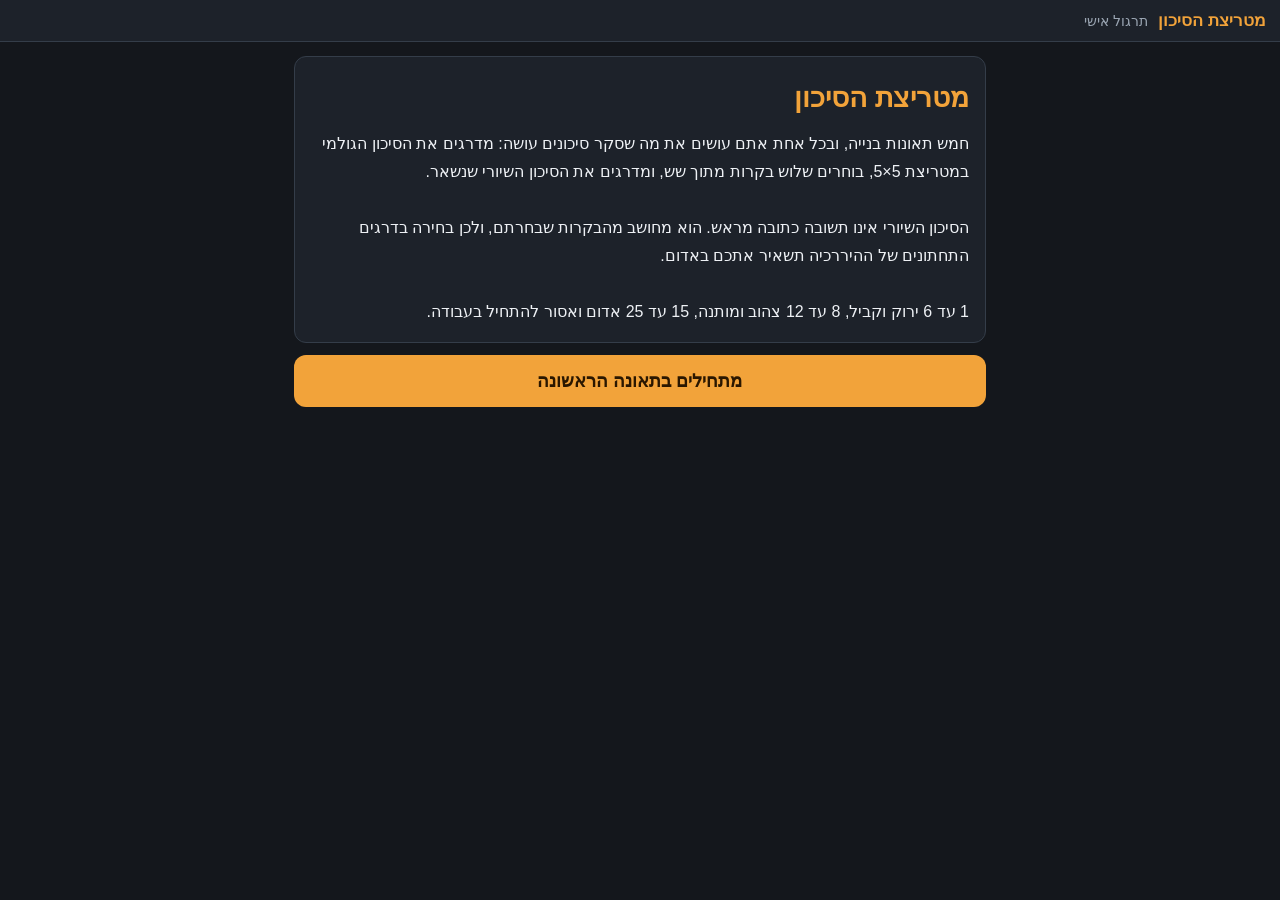
<file: solo.html>
<!DOCTYPE html>
<html lang="he" dir="rtl">
<head>
<meta charset="utf-8">
<meta name="viewport" content="width=device-width,initial-scale=1">
<meta name="theme-color" content="#14171c">
<title>מטריצת הסיכון - תרגול אישי</title>
<link rel="stylesheet" href="css/common.css">
<style>
  *{box-sizing:border-box;margin:0;padding:0;-webkit-tap-highlight-color:transparent}
  body{background:var(--bg);color:var(--txt);min-height:100vh;font-family:"Segoe UI",Arial,sans-serif}
  .wrap{display:flex;flex-direction:column;padding:14px;gap:12px;max-width:720px;width:100%;margin:0 auto}
  button{font-family:inherit;cursor:pointer;border:none}
  .go{font-size:18px;font-weight:700;padding:15px;border-radius:12px;background:var(--accent);color:var(--accent-ink);width:100%}
  .go:disabled{opacity:.35}
  .top{display:flex;align-items:center;gap:10px;padding:10px 14px;background:var(--panel);border-bottom:1px solid var(--line);position:sticky;top:0;z-index:5}
  .top .b{font-weight:800;color:var(--accent);font-size:17px}
  .top .st{font-size:14px;color:var(--dim)} .top .st b{color:var(--txt)}
  .top .sp{flex:1}
  .top .pts{font-weight:800;color:var(--accent);font-variant-numeric:tabular-nums}
  .steps{display:flex;gap:4px}
  .stp{flex:1;height:7px;border-radius:4px;background:var(--line)}
  .stp.done{background:var(--accent)} .stp.cur{background:#7d6a3b}
  .ask{background:var(--panel);border:1px solid var(--line);border-radius:14px;padding:13px 15px}
  .ask h2{font-size:18px;margin-bottom:4px}
  .ask p{font-size:14.5px;color:var(--dim);line-height:1.55}
  .ctls{display:flex;flex-direction:column;gap:8px}
  .pickinfo{font-size:14px;color:var(--dim);text-align:center}
  .opt{display:block;width:100%;text-align:start;font-size:15.5px;line-height:1.45;padding:12px;border-radius:11px;background:var(--panel2);color:var(--txt);border:1px solid var(--line)}
  .opt.sel{background:var(--accent);color:var(--accent-ink);font-weight:700}
  .res{background:var(--panel);border:1px solid var(--line);border-radius:12px;padding:12px 14px;font-size:15.5px;line-height:1.65}
  .res h3{font-size:16px;margin-bottom:4px}
  .res .gain{float:left;font-weight:800;color:var(--accent);font-variant-numeric:tabular-nums}
  .res .src{display:block;font-size:12.5px;color:var(--dim);margin-top:6px}
  .trap{background:rgba(242,163,58,.12);border-inline-start:4px solid var(--accent);border-radius:10px;padding:11px 13px;font-size:14.5px;line-height:1.6}
  .intro{background:var(--panel);border:1px solid var(--line);border-radius:12px;padding:16px;font-size:16px;line-height:1.75}
  .intro h1{font-size:28px;color:var(--accent);margin-bottom:8px}
  table.fin{width:100%;border-collapse:collapse;font-size:16px}
  .fin td{padding:9px 6px;border-bottom:1px solid var(--line)}
  .fin td.n{text-align:end;font-weight:800;font-variant-numeric:tabular-nums}
</style>
</head>
<body>

<div class="top">
  <span class="b">מטריצת הסיכון</span>
  <span class="st" id="stCase"></span>
  <span class="sp"></span>
  <span class="pts" id="pts"></span>
</div>
<div class="wrap" id="stage"></div>

<script src="js/gameData.js"></script>
<script src="js/rules.js"></script>
<script src="js/ui.js"></script>
<script>
/* תרגול אישי, בלי Firebase. ההתקדמות נשמרת ב-localStorage. */
const $ = (id) => document.getElementById(id);
const G = window.gameData, R = window.RISK, U = window.RISK_UI, CASES = G.cases, esc = U.esc;
const KEY = G.meta.slug + ".solo";

function fresh() { return { started: false, at: 0, ans: {}, draft: null }; }
let S;
try { S = Object.assign(fresh(), JSON.parse(localStorage.getItem(KEY) || "{}")); } catch (e) { S = fresh(); }
const save = () => { try { localStorage.setItem(KEY, JSON.stringify(S)); } catch (e) {} };

function stepsHTML(cs, step) {
  const order = ["gross", "controls", "residual"].concat(cs.blame ? ["blame"] : []);
  const at = order.indexOf(step);
  return `<div class="steps" aria-hidden="true">${order.map((_, i) =>
    `<div class="stp ${i < at ? "done" : i === at ? "cur" : ""}"></div>`).join("")}</div>`;
}

function render() {
  const t = R.total(S.ans);
  $("pts").textContent = S.started ? t.pts + " נק'" : "";
  $("stCase").innerHTML = !S.started ? "תרגול אישי" : S.at >= CASES.length ? "<b>התיק נסגר</b>" : `תאונה <b>${S.at + 1}</b> מתוך ${CASES.length}`;

  if (!S.started) {
    $("stage").innerHTML = `<div class="intro"><h1>מטריצת הסיכון</h1>
      חמש תאונות בנייה, ובכל אחת אתם עושים את מה שסקר סיכונים עושה:
      מדרגים את הסיכון הגולמי במטריצת 5×5, בוחרים שלוש בקרות מתוך שש, ומדרגים את הסיכון השיורי שנשאר.<br><br>
      הסיכון השיורי אינו תשובה כתובה מראש. הוא מחושב מהבקרות שבחרתם, ולכן בחירה בדרגים התחתונים של ההיררכיה תשאיר אתכם באדום.<br><br>
      1 עד 6 ירוק וקביל, 8 עד 12 צהוב ומותנה, 15 עד 25 אדום ואסור להתחיל בעבודה.</div>
      <button class="go" id="btnGo">מתחילים בתאונה הראשונה</button>`;
    $("btnGo").onclick = () => { S.started = true; save(); render(); };
    return;
  }
  if (S.at >= CASES.length) return drawFinish(t);
  const cs = CASES[S.at];
  if (S.ans[cs.id]) return drawResult(cs);
  if (!S.draft || S.draft.id !== cs.id) S.draft = { id: cs.id, step: "gross", g: null, picks: [], r: null, blame: null };
  drawStep(cs);
}

function drawStep(cs) {
  const d = S.draft, step = d.step;
  let body = "";
  if (step === "gross") {
    body = `<div class="ask"><h2>שלב 1: הסיכון הגולמי</h2>
        <p>איפה התאונה יושבת במטריצה לפני אמצעי בקרה? הקישו על התא.</p></div>
      ${U.matrixHTML({ pick: true, sel: d.g })}
      <button class="go" id="btnNext" ${d.g ? "" : "disabled"}>${d.g ? "לשלב הבקרות" : "בחרו תא במטריצה"}</button>`;
  } else if (step === "controls") {
    const left = G.meta.pickControls - d.picks.length;
    body = `<div class="ask"><h2>שלב 2: בחירת בקרות</h2>
        <p>בוחרים ${G.meta.pickControls} מתוך ${cs.controls.length}. המספר בכרטיס הוא הדרג בהיררכיה, ו-1 הוא החזק ביותר.</p></div>
      <div class="ctls">${cs.controls.map((c) => U.controlHTML(c, { sel: d.picks.includes(c.id) })).join("")}</div>
      <div class="pickinfo">${left > 0 ? `נשאר לבחור ${left}` : "נבחרו שלוש"}</div>
      <button class="go" id="btnNext" ${left === 0 ? "" : "disabled"}>לדירוג השיורי</button>`;
  } else if (step === "residual") {
    body = `<div class="ask"><h2>שלב 3: הסיכון השיורי</h2><p>אחרי הבקרות שבחרתם, איפה הסיכון יושב עכשיו?</p></div>
      ${U.matrixHTML({ pick: true, sel: d.r, marks: [{ prob: d.g.prob, sev: d.g.sev, cls: "gross", label: "גולמי" }] })}
      <div class="ctls">${R.controlsOf(cs, d.picks).map((c) => U.controlHTML(c, { locked: true })).join("")}</div>
      <button class="go" id="btnNext" ${d.r ? "" : "disabled"}>${cs.blame ? "לשאלת האחריות" : "הגשת התיק"}</button>`;
  } else {
    body = `<div class="ask"><h2>שלב 4: מי אחראי</h2><p>${esc(cs.blame.question)}</p></div>
      ${cs.blame.options.map((o, i) => `<button class="opt ${d.blame === i ? "sel" : ""}" data-b="${i}">${esc(o)}</button>`).join("")}
      <button class="go" id="btnNext" ${d.blame == null ? "disabled" : ""}>הגשת התיק</button>`;
  }
  $("stage").innerHTML = `${stepsHTML(cs, step)}${U.caseHeadHTML(cs, S.at + 1)}${U.figHTML(cs)}${body}`;

  const keep = (fn) => { const y = window.scrollY; fn(); window.scrollTo(0, y); };
  document.querySelectorAll("button.mx-c").forEach((b) => {
    b.onclick = () => {
      const cell = { prob: +b.dataset.p, sev: +b.dataset.s };
      if (step === "gross") d.g = cell; else d.r = cell;
      save(); keep(() => drawStep(cs));
    };
  });
  document.querySelectorAll(".ctl").forEach((b) => {
    b.onclick = () => {
      const id = b.dataset.c;
      if (d.picks.includes(id)) d.picks = d.picks.filter((x) => x !== id);
      else if (d.picks.length < G.meta.pickControls) d.picks.push(id);
      save(); keep(() => drawStep(cs));
    };
  });
  document.querySelectorAll(".opt").forEach((b) => {
    b.onclick = () => { d.blame = +b.dataset.b; save(); keep(() => drawStep(cs)); };
  });
  $("btnNext").onclick = () => {
    if (step === "gross") d.step = "controls";
    else if (step === "controls") d.step = "residual";
    else if (step === "residual" && cs.blame) d.step = "blame";
    else {
      S.ans[cs.id] = { g: d.g, picks: d.picks, r: d.r, blame: d.blame };
      S.draft = null;
    }
    save(); render(); window.scrollTo(0, 0);
  };
}

function drawResult(cs) {
  const ans = S.ans[cs.id], s = R.scoreCase(cs, ans);
  const last = S.at + 1 >= CASES.length;
  const marks = [
    { prob: cs.gross.prob, sev: cs.gross.sev, cls: "gross", label: "גולמי" },
    { prob: s.truth.prob, sev: s.truth.sev, cls: "resid", label: "שיורי" },
  ];
  $("stage").innerHTML = `${U.caseHeadHTML(cs, S.at + 1)}
    <div class="res"><span class="gain">+${s.pts}</span><h3>התוצאה</h3>
      הגולמי הנכון: ${U.cellLine(cs.gross)}. ${s.gross.kind === "exact" ? "דירגתם מדויק." : s.gross.kind === "near" ? "הייתם תא אחד משם." : `דירגתם ${R.score(ans.g)}.`}<br>
      השיורי שיצרתם בבחירות שלכם: ${U.cellLine(s.truth)}. ${s.resid.kind === "exact" ? "חישבתם אותו נכון." : s.resid.kind === "near" ? "הייתם תא אחד משם." : `סימנתם ${R.score(ans.r)}.`}
      ${s.ppeOnly ? "<br><b>בחרתם רק דרגים תחתונים</b>, ולכן הסיכון כמעט לא זז." : ""}
      <span class="src">📖 ${esc(cs.src)}</span></div>
    ${U.matrixHTML({ marks })}
    <div class="res">${esc(cs.grossWhy)}</div>
    <div class="ctls">${s.picked.map((c) => U.controlHTML(c, { locked: true, note: true, pts: true })).join("")}</div>
    ${cs.blame ? `<div class="res"><h3>מי אחראי</h3>${ans.blame === 0 ? "<b>נכון.</b> " : `<b>לא.</b> התשובה: ${esc(cs.blame.options[0])}. `}${cs.blame.why.replace(/\*\*(.+?)\*\*/g, "<b>$1</b>")}</div>` : ""}
    <div class="trap">${esc(cs.trap)}</div>
    <button class="go" id="btnNext">${last ? "לסגירת התיק" : "לתאונה הבאה"}</button>`;
  $("btnNext").onclick = () => { S.at++; save(); render(); window.scrollTo(0, 0); };
}

function drawFinish(t) {
  $("stage").innerHTML = `<div class="res">סגרתם את חמש התאונות עם <b style="color:var(--accent);font-size:20px">${t.pts}</b> מתוך ${R.maxTotal()} נקודות.<br>
      ${t.exact} דירוגים גולמיים מדויקים, ו-${t.green} תאונות שהורדתם לטווח הירוק.</div>
    <table class="fin">${CASES.map((c, i) => {
      const s = t.per[c.id];
      return `<tr><td>${i + 1}. ${esc(c.title)}</td><td class="n">${s ? s.pts : 0} מתוך ${R.maxCase(c)}</td></tr>`;
    }).join("")}</table>
    <button class="go" id="btnAgain">סבב נוסף</button>`;
  $("btnAgain").onclick = () => { S = fresh(); S.started = true; save(); render(); window.scrollTo(0, 0); };
}

render();
</script>
</body>
</html>
</file>
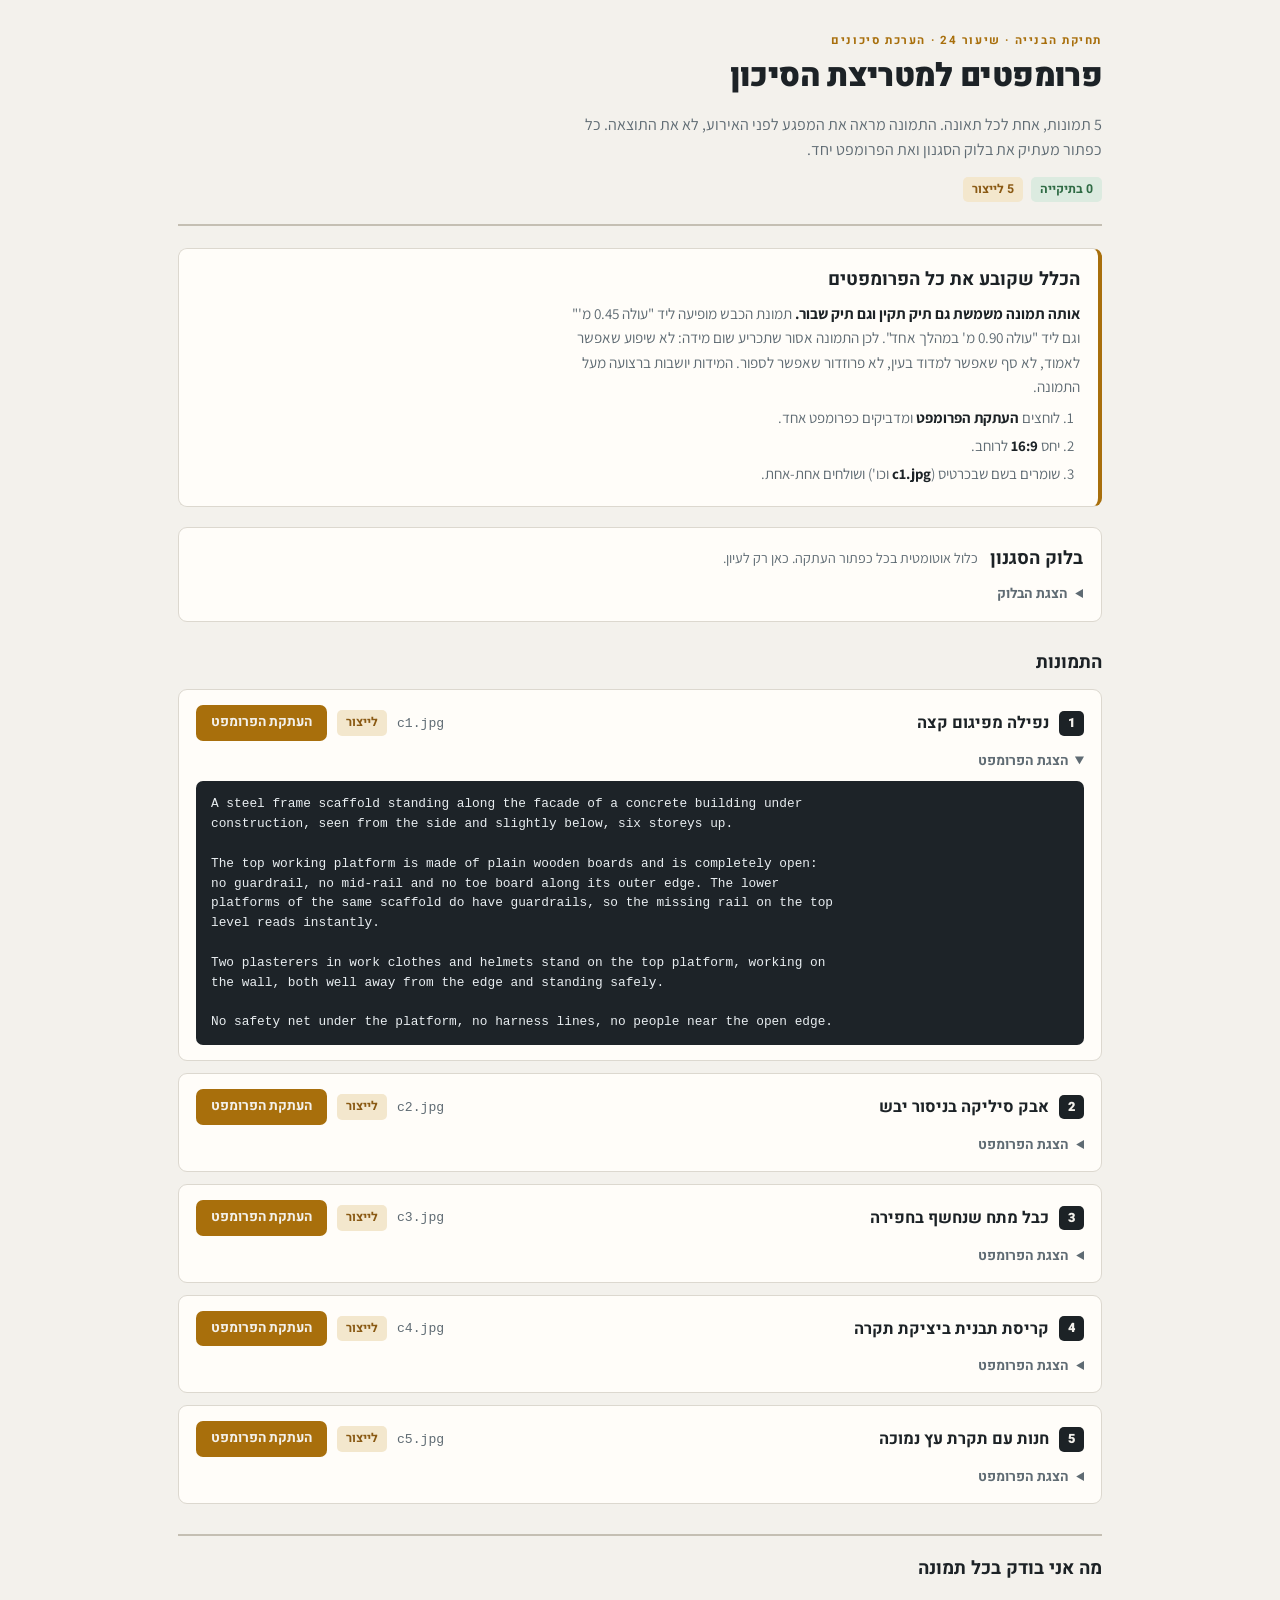
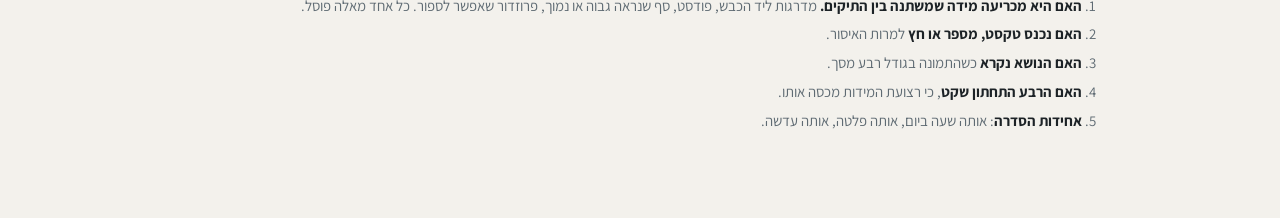
<file: tools/image-prompts.html>
<!DOCTYPE html>
<html lang="he" dir="rtl">
<head>
<meta charset="utf-8">
<meta name="viewport" content="width=device-width,initial-scale=1">
<title>פרומפטים למטריצת הסיכון</title>
<link rel="stylesheet" href="https://fonts.googleapis.com/css2?family=Heebo:wght@400;700;900&family=Assistant:wght@400;600&display=swap">
<style>
:root{
  --bg:#f3f1ec; --surface:#fffdf9; --code:#1d2328; --code-ink:#e8edf0;
  --ink:#1c2226; --dim:#5f6b73; --line:#dcd8cf; --line-2:#c4bfb3;
  --accent:#a86f0c; --ok:#2f6b44; --ok-bg:#dcebe0; --todo:#8a5a14; --todo-bg:#f3e7cd;
}
@media (prefers-color-scheme:dark){:root:not([data-theme="light"]){
  --bg:#141a1f; --surface:#1b232a; --code:#0e1215; --code-ink:#dfe6ea;
  --ink:#eaeef0; --dim:#98a6af; --line:#2c3740; --line-2:#3b4852;
  --accent:#e0a526; --ok:#8fcfa5; --ok-bg:#1d3025; --todo:#dcb766; --todo-bg:#332a17;
}}
:root[data-theme="dark"]{
  --bg:#141a1f; --surface:#1b232a; --code:#0e1215; --code-ink:#dfe6ea;
  --ink:#eaeef0; --dim:#98a6af; --line:#2c3740; --line-2:#3b4852;
  --accent:#e0a526; --ok:#8fcfa5; --ok-bg:#1d3025; --todo:#dcb766; --todo-bg:#332a17;
}
*{box-sizing:border-box}
body{margin:0;background:var(--bg);color:var(--ink);font:16px/1.6 Assistant,"Segoe UI",system-ui,sans-serif}
.wrap{max-width:960px;margin:0 auto;padding:32px 18px 80px}
h1,h2,h3{font-family:Heebo,"Segoe UI",sans-serif;margin:0;text-wrap:balance}
h1{font-size:2rem;font-weight:900;letter-spacing:-.02em}
h2{font-size:1.15rem;font-weight:700}
h3{font-size:1.02rem;font-weight:700}
p{margin:0}
.eyebrow{font-family:Heebo,sans-serif;font-size:.72rem;font-weight:700;letter-spacing:.14em;color:var(--accent)}
.sub{color:var(--dim);margin-top:10px;max-width:66ch}
header.top{border-bottom:2px solid var(--line-2);padding-bottom:22px;margin-bottom:22px}
.tally{display:flex;gap:8px;margin-top:14px;flex-wrap:wrap}

.rule{background:var(--surface);border:1px solid var(--line);border-inline-start:4px solid var(--accent);border-radius:9px;padding:16px 18px;margin-bottom:20px}
.rule p{color:var(--dim);font-size:.95rem;max-width:74ch;margin-top:6px}
.rule b{color:var(--ink)}
.steps{margin:8px 0 0;padding-inline-start:20px;color:var(--dim);font-size:.93rem}
.steps li{margin-bottom:4px}
.steps b{color:var(--ink)}

.stylebox{background:var(--surface);border:1px solid var(--line);border-radius:9px;padding:16px 18px;margin-bottom:26px}
.stylehead{display:flex;align-items:center;gap:12px;flex-wrap:wrap;margin-bottom:10px}
.stylehead p{color:var(--dim);font-size:.89rem;flex:1;min-width:200px}
details summary{cursor:pointer;color:var(--dim);font-size:.86rem;font-family:Heebo,sans-serif;font-weight:700}
details[open] summary{margin-bottom:9px}
pre{background:var(--code);color:var(--code-ink);border-radius:7px;padding:13px 15px;margin:0;
  font-family:ui-monospace,"Cascadia Mono",Consolas,monospace;font-size:.8rem;line-height:1.55;
  white-space:pre-wrap;overflow-x:auto;direction:ltr;text-align:left}

.shot{background:var(--surface);border:1px solid var(--line);border-radius:9px;padding:15px 17px;margin-bottom:12px}
.shot.have{opacity:.72}
.shot header{display:flex;align-items:center;gap:10px;flex-wrap:wrap;margin-bottom:8px}
.shot h3{flex:1;min-width:140px}
.n{font-family:Heebo,sans-serif;font-weight:900;font-size:.8rem;background:var(--ink);color:var(--bg);border-radius:5px;padding:2px 9px;font-variant-numeric:tabular-nums}
.file{font-size:.82rem;color:var(--dim);direction:ltr}
.status{font-family:Heebo,sans-serif;font-size:.77rem;font-weight:700;padding:3px 9px;border-radius:5px;white-space:nowrap}
.status.ok{background:var(--ok-bg);color:var(--ok)}
.status.todo{background:var(--todo-bg);color:var(--todo)}
.where{color:var(--dim);font-size:.9rem;margin-bottom:9px;max-width:76ch}
.where.hot{color:var(--todo);font-weight:600}

button{font:inherit;font-family:Heebo,sans-serif;font-weight:700;font-size:.85rem;cursor:pointer;
  background:var(--accent);color:var(--bg);border:none;border-radius:7px;padding:7px 15px;white-space:nowrap}
button:hover{opacity:.88}
button:focus-visible{outline:2px solid var(--accent);outline-offset:2px}
button.done{background:var(--ok)}
.check{margin-top:30px;padding-top:18px;border-top:2px solid var(--line-2)}
.check ol{margin:10px 0 0;padding-inline-start:20px;color:var(--dim);font-size:.93rem}
.check li{margin-bottom:5px}
.check b{color:var(--ink)}
</style>
</head>
<body>
<div class="wrap">
<header class="top">
  <p class="eyebrow">תחיקת הבנייה · שיעור 24 · הערכת סיכונים</p>
  <h1>פרומפטים למטריצת הסיכון</h1>
  <p class="sub">5 תמונות, אחת לכל תאונה. התמונה מראה את המפגע לפני האירוע, לא את התוצאה. כל כפתור מעתיק את בלוק הסגנון ואת הפרומפט יחד.</p>
  <div class="tally">
    <span class="status ok">0 בתיקייה</span>
    <span class="status todo">5 לייצור</span>
  </div>
</header>

<div class="rule">
  <h2>הכלל שקובע את כל הפרומפטים</h2>
  <p><b>אותה תמונה משמשת גם תיק תקין וגם תיק שבור.</b> תמונת הכבש מופיעה ליד "עולה 0.45 מ'" וגם ליד "עולה 0.90 מ' במהלך אחד". לכן התמונה אסור שתכריע שום מידה: לא שיפוע שאפשר לאמוד, לא סף שאפשר למדוד בעין, לא פרוזדור שאפשר לספור. המידות יושבות ברצועה מעל התמונה.</p>
  <ol class="steps">
    <li>לוחצים <b>העתקת הפרומפט</b> ומדביקים כפרומפט אחד.</li>
    <li>יחס <b>16:9</b> לרוחב.</li>
    <li>שומרים בשם שבכרטיס (<b>c1.jpg</b> וכו') ושולחים אחת-אחת.</li>
  </ol>
</div>

<div class="stylebox">
  <div class="stylehead">
    <h2>בלוק הסגנון</h2>
    <p>כלול אוטומטית בכל כפתור העתקה. כאן רק לעיון.</p>
  </div>
  <details><summary>הצגת הבלוק</summary><pre dir="ltr" id="pstyle">Documentary construction-site photography, realistic and matter-of-fact, like an
image in a safety-inspection report. Israeli construction site: grey concrete
frame, red-orange scaffolding, yellow excavators, white-grey block walls, strong
Mediterranean daylight with hard shadows.

Neutral, slightly desaturated colours. The single element the scene is about is
clearly visible and well lit, in the middle third of the frame.

Eye-level camera, natural perspective, no fisheye, no drone view, no dramatic
angle. No motion blur.

Nothing is broken, collapsed or on fire, and nobody is injured. This is the
moment before, not after.

16:9 landscape.

No text, no words, no letters, no numbers, no readable signage, no logos, no
brand marks, no watermarks anywhere in the image.</pre></details>
</div>

<h2 style="margin-bottom:12px">התמונות</h2>

  <article class="shot">
    <header>
      <span class="n">1</span>
      <h3>נפילה מפיגום קצה</h3>
      <code class="file">c1.jpg</code>
      <span class="status todo">לייצור</span>
      <button class="copy" data-i="0">העתקת הפרומפט</button>
    </header>
    <p class="where"></p>
    <details open><summary>הצגת הפרומפט</summary><pre dir="ltr" id="p0">A steel frame scaffold standing along the facade of a concrete building under
construction, seen from the side and slightly below, six storeys up.

The top working platform is made of plain wooden boards and is completely open:
no guardrail, no mid-rail and no toe board along its outer edge. The lower
platforms of the same scaffold do have guardrails, so the missing rail on the top
level reads instantly.

Two plasterers in work clothes and helmets stand on the top platform, working on
the wall, both well away from the edge and standing safely.

No safety net under the platform, no harness lines, no people near the open edge.</pre></details>
  </article>
  <article class="shot">
    <header>
      <span class="n">2</span>
      <h3>אבק סיליקה בניסור יבש</h3>
      <code class="file">c2.jpg</code>
      <span class="status todo">לייצור</span>
      <button class="copy" data-i="1">העתקת הפרומפט</button>
    </header>
    <p class="where"></p>
    <details><summary>הצגת הפרומפט</summary><pre dir="ltr" id="p1">Inside a closed, unventilated concrete floor of a building under construction. One
worker in the middle of the frame cuts a concrete block with a hand-held dry disc
saw resting on a low workbench.

A thick white cloud of dust hangs in the air around him and drifts through the
shafts of light coming from a single window opening. Fine pale dust covers the
floor, the blocks and the surfaces around.

The worker wears a helmet but no respirator. There is no water feed on the saw and
no extraction hose anywhere in the room.

The saw is cutting normally, nothing is broken, the worker is standing upright and
unhurt.</pre></details>
  </article>
  <article class="shot">
    <header>
      <span class="n">3</span>
      <h3>כבל מתח שנחשף בחפירה</h3>
      <code class="file">c3.jpg</code>
      <span class="status todo">לייצור</span>
      <button class="copy" data-i="2">העתקת הפרומפט</button>
    </header>
    <p class="where"></p>
    <details><summary>הצגת הפרומפט</summary><pre dir="ltr" id="p2">An open narrow trench cut along the boundary of a construction site, seen from
above ground at eye level. The trench is about one metre deep, with loose earth
piled beside it.

In the side wall of the trench, clearly visible, runs a thick black electrical
cable, partly uncovered by the digging, with earth still clinging to it. No
warning tape and no marker above it.

A yellow excavator stands close to the trench with its bucket lowered near the
same line. Two workers stand at the far end of the trench, upright and at a
distance, tidying the edge.

The cable is intact and undamaged. No sparks, no fire, no one touching the cable.</pre></details>
  </article>
  <article class="shot">
    <header>
      <span class="n">4</span>
      <h3>קריסת תבנית ביציקת תקרה</h3>
      <code class="file">c4.jpg</code>
      <span class="status todo">לייצור</span>
      <button class="copy" data-i="3">העתקת הפרומפט</button>
    </header>
    <p class="where"></p>
    <details><summary>הצגת הפרומפט</summary><pre dir="ltr" id="p3">A ceiling formwork deck on the third floor of a building under construction, seen
from below and to the side. The deck is carried by a forest of steel props.

Several props in the centre of the frame are visibly loose and not tight against
the beams above, and one stands slightly tilted. The deck above them sags very
slightly, a shallow dip that is noticeable against the straight line of the beams
beside it.

Above the deck, a concrete pump hose is pouring wet concrete. Workers in helmets
stand on the deck near the pour, and a few more stand on the floor below.

Nothing has collapsed. The formwork is still standing, the concrete is flowing
normally, nobody is falling or hurt.</pre></details>
  </article>
  <article class="shot">
    <header>
      <span class="n">5</span>
      <h3>חנות עם תקרת עץ נמוכה</h3>
      <code class="file">c5.jpg</code>
      <span class="status todo">לייצור</span>
      <button class="copy" data-i="4">העתקת הפרומפט</button>
    </header>
    <p class="where"></p>
    <details><summary>הצגת הפרומפט</summary><pre dir="ltr" id="p4">The interior of a finished retail shop, about 400 square metres, photographed from
one corner at eye level.

The ceiling is a continuous surface of dark wooden slats, and it is clearly low:
it sits just above the tops of the tall display units, and the whole space feels
compressed under it.

Open shopping floor with clothing racks and shelves, a few customers walking
between them, calm and ordinary. Warm downlights are recessed in the wooden
ceiling.

There are no sprinklers and no smoke vents on the ceiling. No fire, no smoke, no
alarm, nothing dramatic: an ordinary shopping afternoon.</pre></details>
  </article>

<div class="check">
  <h2>מה אני בודק בכל תמונה</h2>
  <ol>
    <li><b>האם היא מכריעה מידה שמשתנה בין התיקים.</b> מדרגות ליד הכבש, פודסט, סף שנראה גבוה או נמוך, פרוזדור שאפשר לספור. כל אחד מאלה פוסל.</li>
    <li><b>האם נכנס טקסט, מספר או חץ</b> למרות האיסור.</li>
    <li><b>האם הנושא נקרא</b> כשהתמונה בגודל רבע מסך.</li>
    <li><b>האם הרבע התחתון שקט</b>, כי רצועת המידות מכסה אותו.</li>
    <li><b>אחידות הסדרה</b>: אותה שעה ביום, אותה פלטה, אותה עדשה.</li>
  </ol>
</div>
</div>

<script>
const STYLE = "Documentary construction-site photography, realistic and matter-of-fact, like an\nimage in a safety-inspection report. Israeli construction site: grey concrete\nframe, red-orange scaffolding, yellow excavators, white-grey block walls, strong\nMediterranean daylight with hard shadows.\n\nNeutral, slightly desaturated colours. The single element the scene is about is\nclearly visible and well lit, in the middle third of the frame.\n\nEye-level camera, natural perspective, no fisheye, no drone view, no dramatic\nangle. No motion blur.\n\nNothing is broken, collapsed or on fire, and nobody is injured. This is the\nmoment before, not after.\n\n16:9 landscape.\n\nNo text, no words, no letters, no numbers, no readable signage, no logos, no\nbrand marks, no watermarks anywhere in the image.";
const PROMPTS = ["A steel frame scaffold standing along the facade of a concrete building under\nconstruction, seen from the side and slightly below, six storeys up.\n\nThe top working platform is made of plain wooden boards and is completely open:\nno guardrail, no mid-rail and no toe board along its outer edge. The lower\nplatforms of the same scaffold do have guardrails, so the missing rail on the top\nlevel reads instantly.\n\nTwo plasterers in work clothes and helmets stand on the top platform, working on\nthe wall, both well away from the edge and standing safely.\n\nNo safety net under the platform, no harness lines, no people near the open edge.","Inside a closed, unventilated concrete floor of a building under construction. One\nworker in the middle of the frame cuts a concrete block with a hand-held dry disc\nsaw resting on a low workbench.\n\nA thick white cloud of dust hangs in the air around him and drifts through the\nshafts of light coming from a single window opening. Fine pale dust covers the\nfloor, the blocks and the surfaces around.\n\nThe worker wears a helmet but no respirator. There is no water feed on the saw and\nno extraction hose anywhere in the room.\n\nThe saw is cutting normally, nothing is broken, the worker is standing upright and\nunhurt.","An open narrow trench cut along the boundary of a construction site, seen from\nabove ground at eye level. The trench is about one metre deep, with loose earth\npiled beside it.\n\nIn the side wall of the trench, clearly visible, runs a thick black electrical\ncable, partly uncovered by the digging, with earth still clinging to it. No\nwarning tape and no marker above it.\n\nA yellow excavator stands close to the trench with its bucket lowered near the\nsame line. Two workers stand at the far end of the trench, upright and at a\ndistance, tidying the edge.\n\nThe cable is intact and undamaged. No sparks, no fire, no one touching the cable.","A ceiling formwork deck on the third floor of a building under construction, seen\nfrom below and to the side. The deck is carried by a forest of steel props.\n\nSeveral props in the centre of the frame are visibly loose and not tight against\nthe beams above, and one stands slightly tilted. The deck above them sags very\nslightly, a shallow dip that is noticeable against the straight line of the beams\nbeside it.\n\nAbove the deck, a concrete pump hose is pouring wet concrete. Workers in helmets\nstand on the deck near the pour, and a few more stand on the floor below.\n\nNothing has collapsed. The formwork is still standing, the concrete is flowing\nnormally, nobody is falling or hurt.","The interior of a finished retail shop, about 400 square metres, photographed from\none corner at eye level.\n\nThe ceiling is a continuous surface of dark wooden slats, and it is clearly low:\nit sits just above the tops of the tall display units, and the whole space feels\ncompressed under it.\n\nOpen shopping floor with clothing racks and shelves, a few customers walking\nbetween them, calm and ordinary. Warm downlights are recessed in the wooden\nceiling.\n\nThere are no sprinklers and no smoke vents on the ceiling. No fire, no smoke, no\nalarm, nothing dramatic: an ordinary shopping afternoon."];
function copyText(t) {
  if (navigator.clipboard && window.isSecureContext) return navigator.clipboard.writeText(t);
  const ta = document.createElement("textarea");
  ta.value = t; ta.style.position = "fixed"; ta.style.opacity = "0";
  document.body.appendChild(ta); ta.select();
  const ok = document.execCommand("copy");
  ta.remove();
  return ok ? Promise.resolve() : Promise.reject(new Error("copy failed"));
}
document.querySelectorAll("button.copy").forEach((b) => {
  b.addEventListener("click", () => {
    copyText(STYLE + "\n\n" + PROMPTS[Number(b.dataset.i)]).then(() => {
      b.textContent = "הועתק"; b.classList.add("done");
      setTimeout(() => { b.textContent = "העתקת הפרומפט"; b.classList.remove("done"); }, 1600);
    }).catch(() => {
      b.textContent = "לא הצלחתי, סמנו ידנית";
      setTimeout(() => { b.textContent = "העתקת הפרומפט"; }, 2600);
    });
  });
});
</script>
</body>
</html>
</file>
<file: css/common.css>
/* משותף לשלושת המסכים: צבעים, מטריצת הסיכון, כרטיסי הבקרות ואיור התאונה */
:root{
  --bg:#14171c; --panel:#1d222a; --panel2:#252c36; --line:#343d49;
  --txt:#eef1f5; --dim:#9aa5b2; --accent:#f2a33a; --accent-ink:#2a1700;
  --green:#3ccf7e; --yellow:#f2c14e; --red:#ef5b55;
}

/* --- מטריצה --- */
.mx{display:grid;grid-template-columns:auto repeat(5,1fr);gap:4px;direction:rtl}
.mx-corner{display:flex;flex-direction:column;justify-content:flex-end;gap:2px;font-size:11px;color:var(--dim);padding:2px 4px;line-height:1.2}
.mx-ax{display:flex;flex-direction:column;align-items:center;justify-content:center;font-weight:800;font-size:15px;color:var(--dim);padding:2px}
.mx-ax span{font-size:10.5px;font-weight:600;opacity:.8}
.mx-p{flex-direction:row;gap:5px;justify-content:flex-end}
.mx-c{position:relative;aspect-ratio:1;border-radius:8px;border:1px solid rgba(0,0,0,.35);display:flex;align-items:center;justify-content:center;
  font-family:inherit;font-weight:800;font-size:15px;color:#101418;cursor:default;padding:0}
button.mx-c{cursor:pointer}
.mx-c.green{background:#2e7d55} .mx-c.yellow{background:#a8801f} .mx-c.red{background:#a23c38}
.mx-c .mx-v{opacity:.55;color:#fff;font-size:14px}
.mx-c.sel{outline:3px solid var(--txt);outline-offset:1px}
.mx-c.sel .mx-v{opacity:1}
.mx-m{position:absolute;min-width:20px;height:20px;padding:0 5px;border-radius:999px;background:var(--txt);color:#101418;
  font-size:12px;font-weight:800;display:flex;align-items:center;justify-content:center;box-shadow:0 1px 4px rgba(0,0,0,.5)}
.mx-m.gross{background:#fff;color:#a23c38}
.mx-m.resid{background:#101418;color:#fff}
.mx-m.team{font-size:11px}
.mx-c .mx-m + .mx-m{transform:translate(0,18px)}
.mx.small .mx-c{border-radius:5px;font-size:11px}
.mx.small .mx-ax{font-size:11px} .mx.small .mx-ax span{display:none}
.mx.small .mx-corner{visibility:hidden}  /* לא display:none: התא הזה מחזיק את עמודת הצירים במקום */

/* --- בקרות --- */
.ctl{display:block;width:100%;text-align:start;background:var(--panel);border:1px solid var(--line);border-inline-start:4px solid var(--line);
  border-radius:11px;padding:10px 12px;font-family:inherit;color:var(--txt);cursor:pointer}
.ctl.tier1{border-inline-start-color:#3ccf7e} .ctl.tier2{border-inline-start-color:#7fd4a8}
.ctl.tier3{border-inline-start-color:#4ea8de} .ctl.tier4{border-inline-start-color:#f2c14e}
.ctl.tier5{border-inline-start-color:#ef5b55}
.ctl.sel{background:var(--panel2);box-shadow:0 0 0 2px var(--accent)}
.ctl.locked{opacity:.45;cursor:default}
.ctl-t{display:block;font-size:12px;font-weight:800;color:var(--dim);letter-spacing:.02em}
.ctl-x{display:block;font-size:15.5px;line-height:1.45;margin-top:2px}
.ctl-n{display:block;font-size:13.5px;line-height:1.5;color:#c3ccd6;margin-top:6px}
.ctl-p{display:inline-block;font-size:12.5px;font-weight:800;color:var(--accent);margin-top:5px}

/* --- כרטיס התאונה --- */
.cs-hd .cs-n{font-size:12.5px;font-weight:800;color:var(--accent);letter-spacing:.04em}
.cs-hd .cs-t{font-size:23px;font-weight:800;margin-top:2px}
.cs-hd .cs-b{font-size:15.5px;line-height:1.6;color:#c9d2dc;margin-top:6px}
.fig{margin:0}
.fig-in{position:relative;width:100%;aspect-ratio:16/9;border-radius:12px;overflow:hidden;background:#1f262f}
.fig-in img{position:absolute;inset:0;width:100%;height:100%;object-fit:cover;display:block}
.fig-ph{display:none}
.fig-in.noimg img{display:none}
.fig-in.noimg .fig-ph{display:flex;position:absolute;inset:0;align-items:center;justify-content:center;text-align:center;padding:18px;
  font-size:clamp(17px,2.6vw,30px);font-weight:800;color:#5d6875;
  background:repeating-linear-gradient(45deg,#1f262f 0 18px,#232b35 18px 36px)}

.dim{color:var(--dim);font-weight:400;font-size:.88em}
b.green{color:var(--green)} b.yellow{color:var(--yellow)} b.red{color:var(--red)}
.hidden{display:none!important}
</file>
